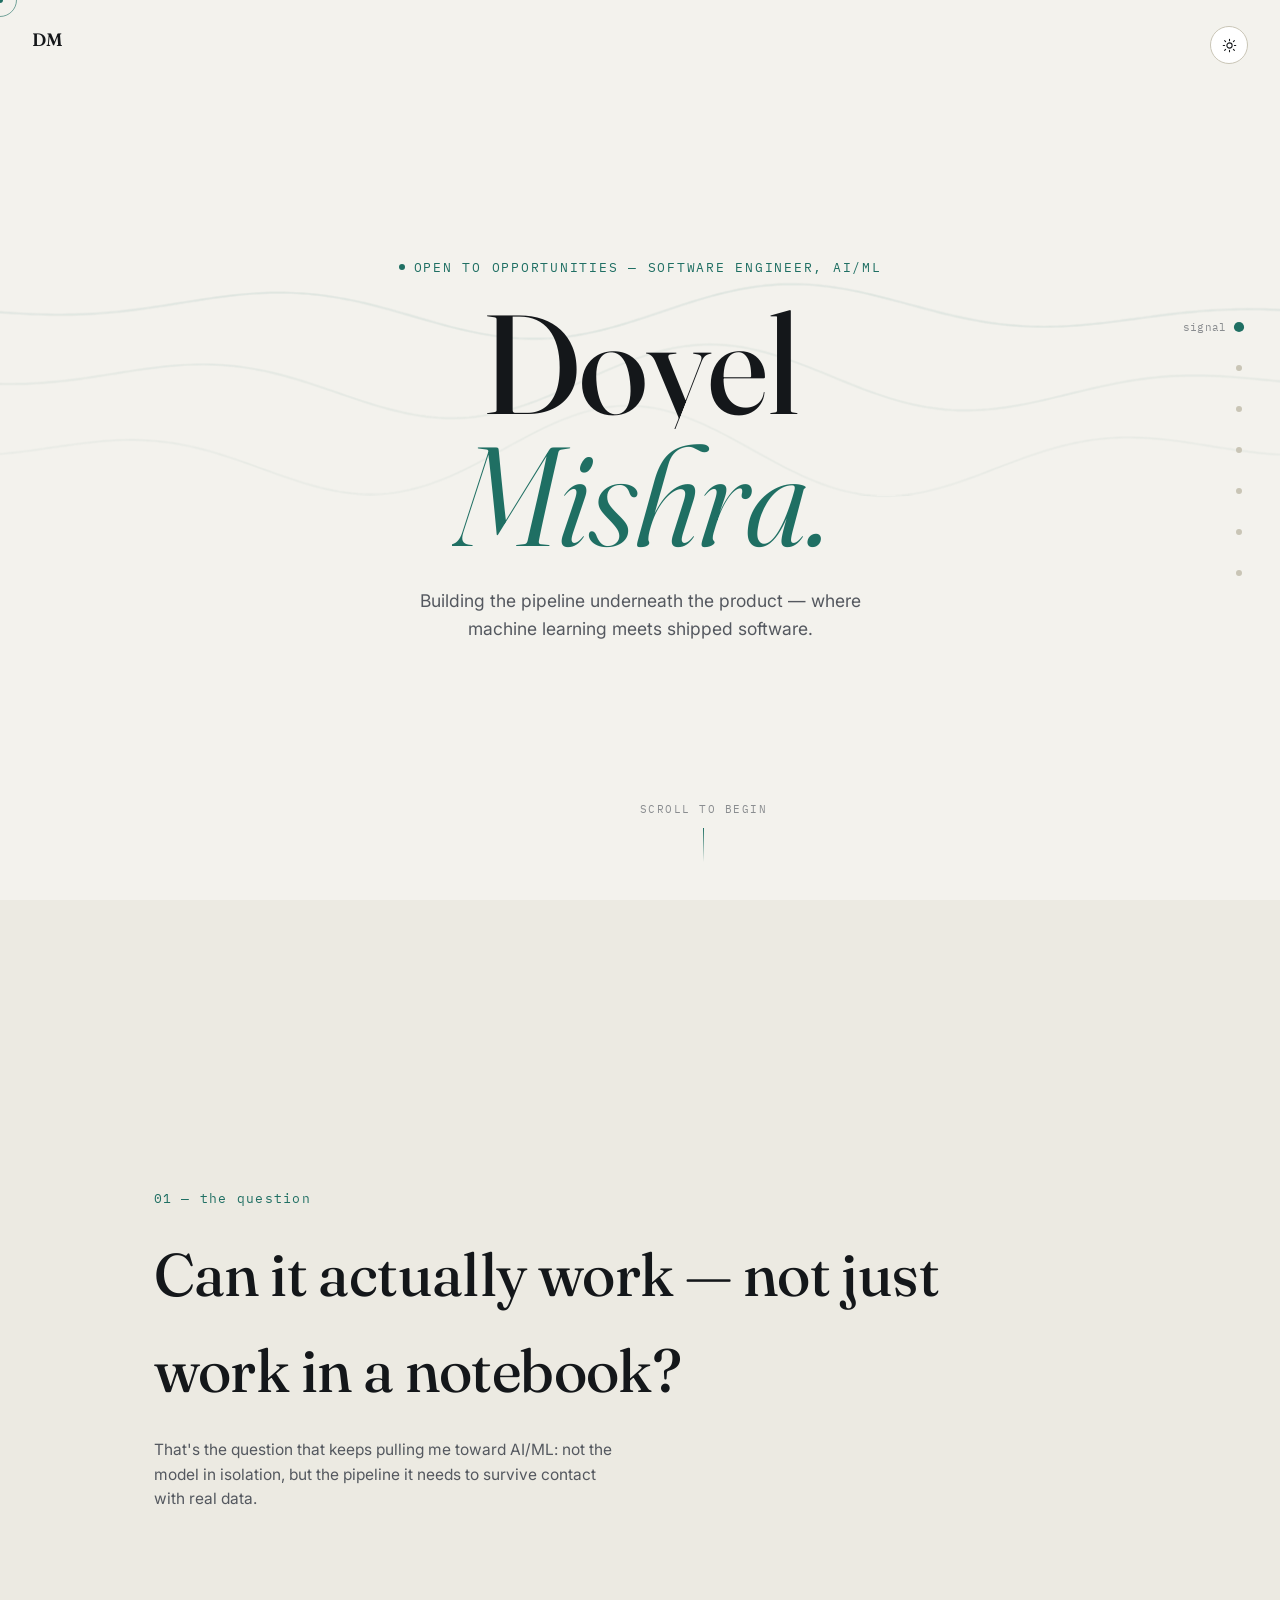
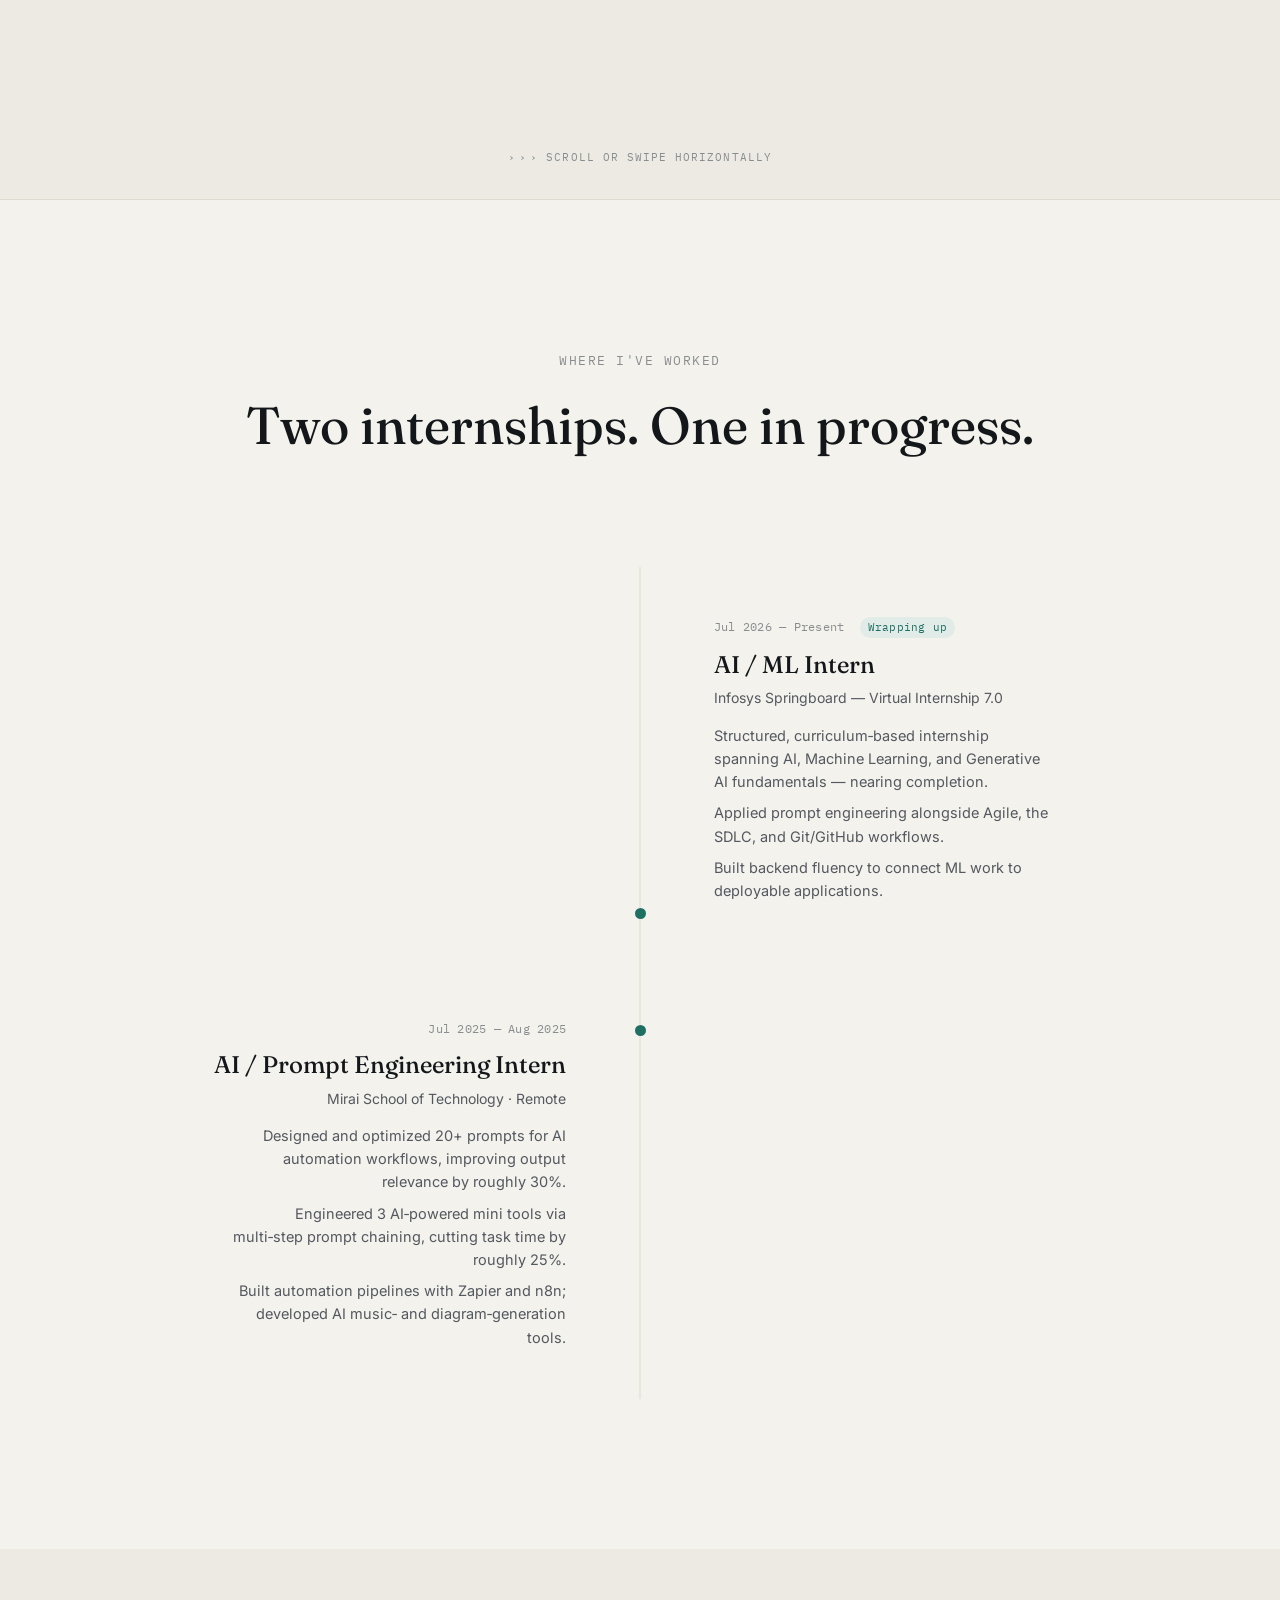
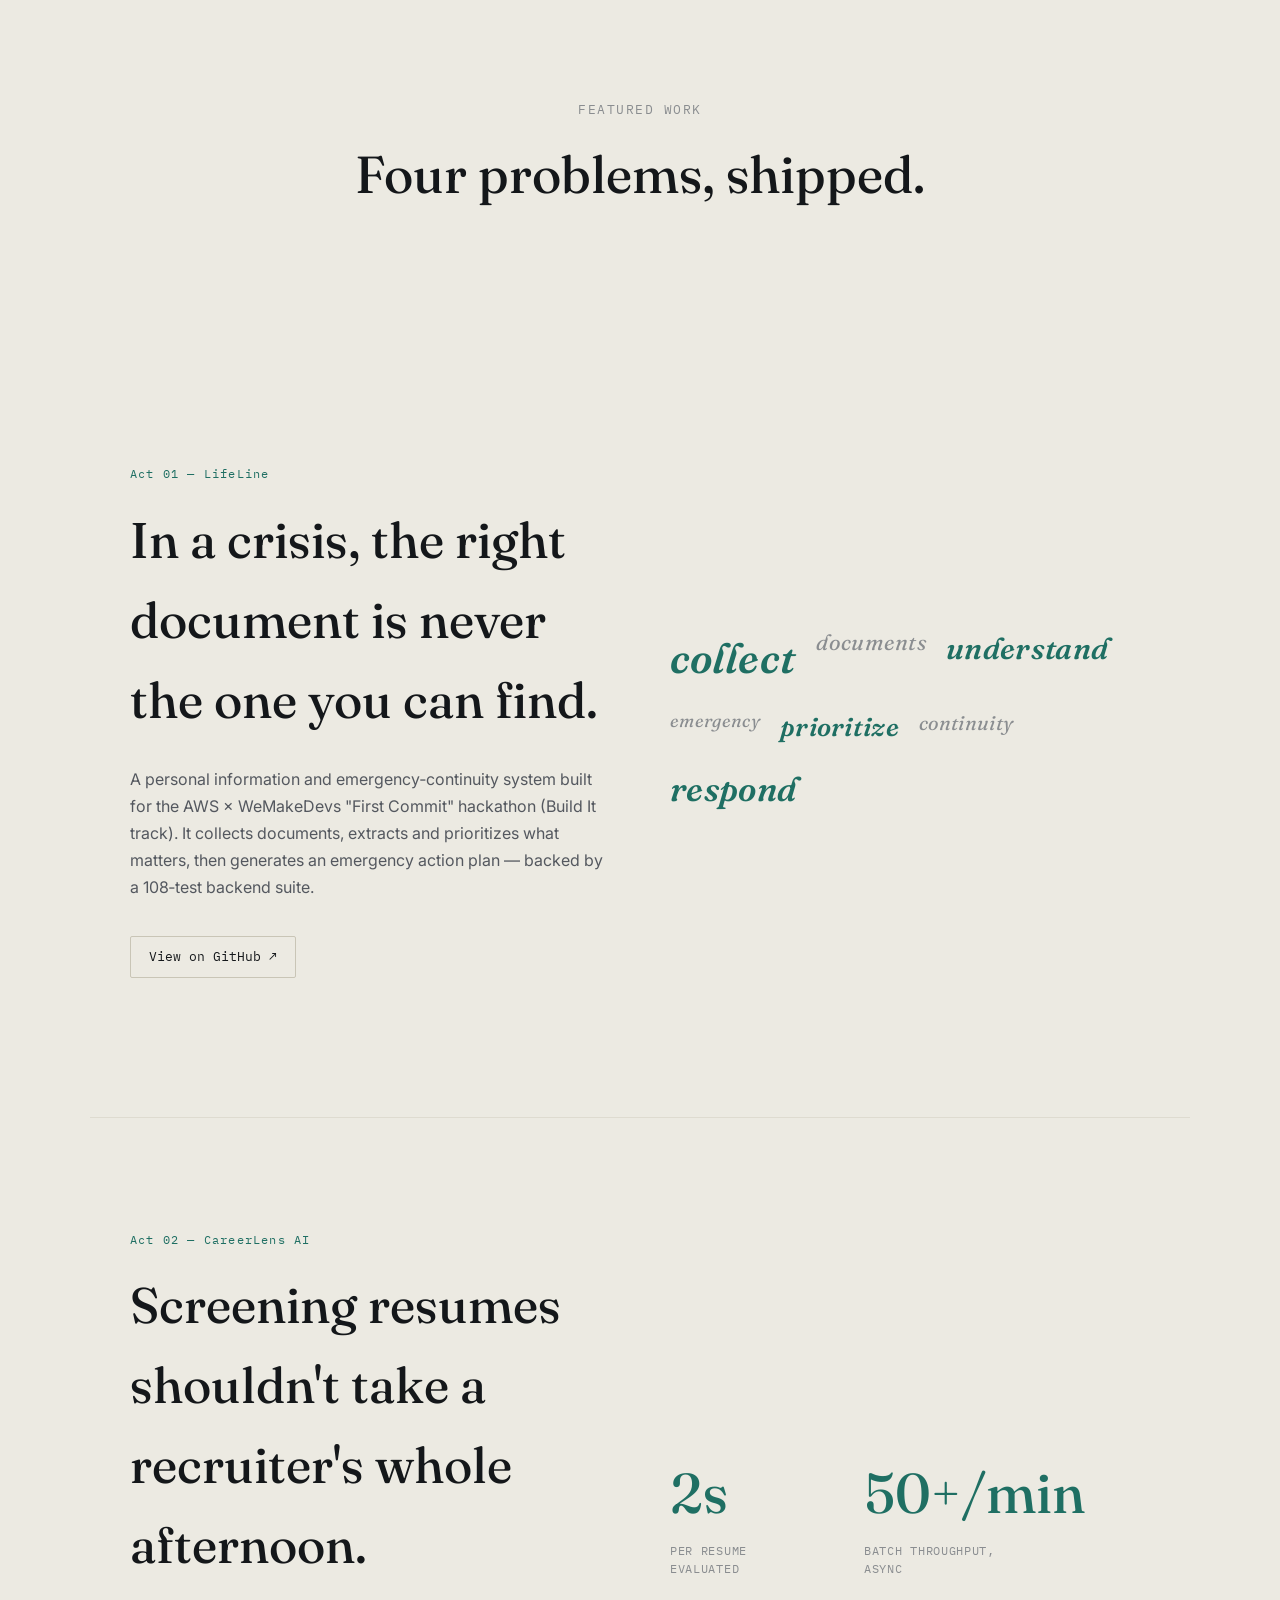
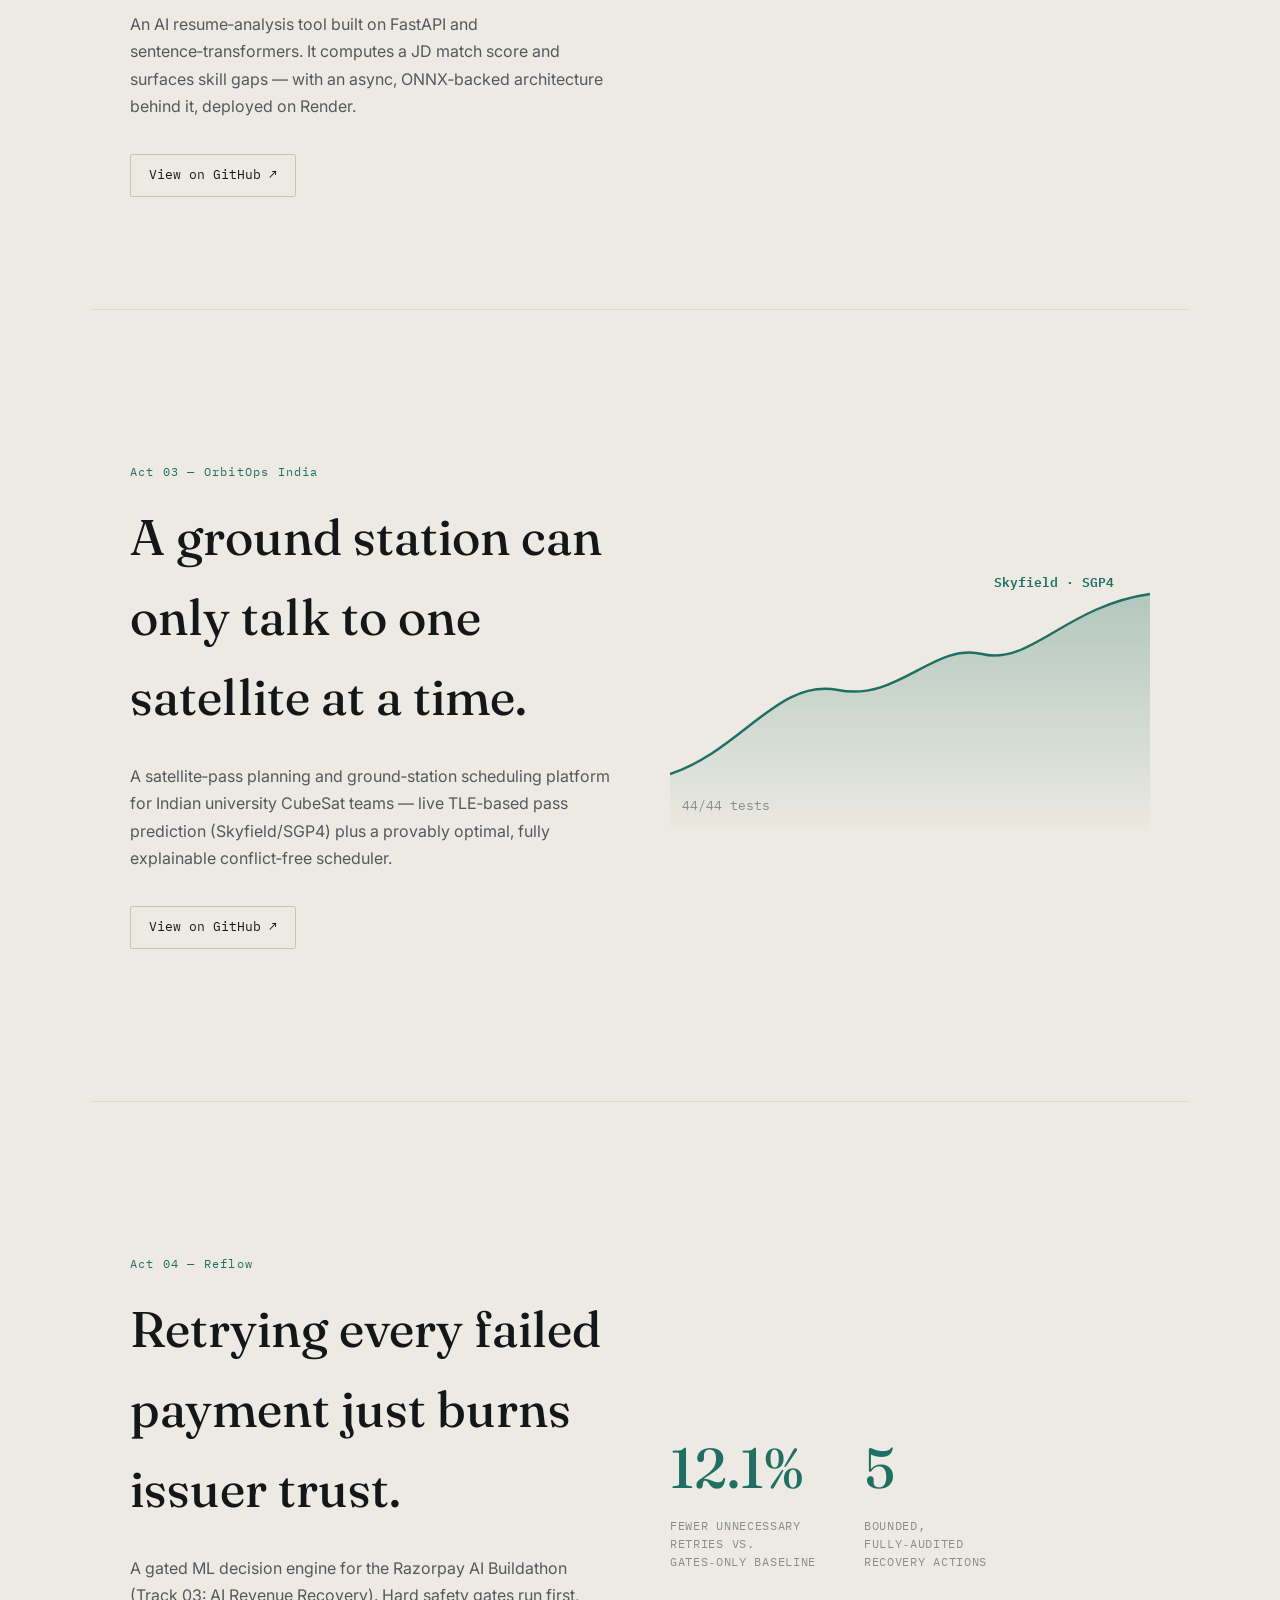
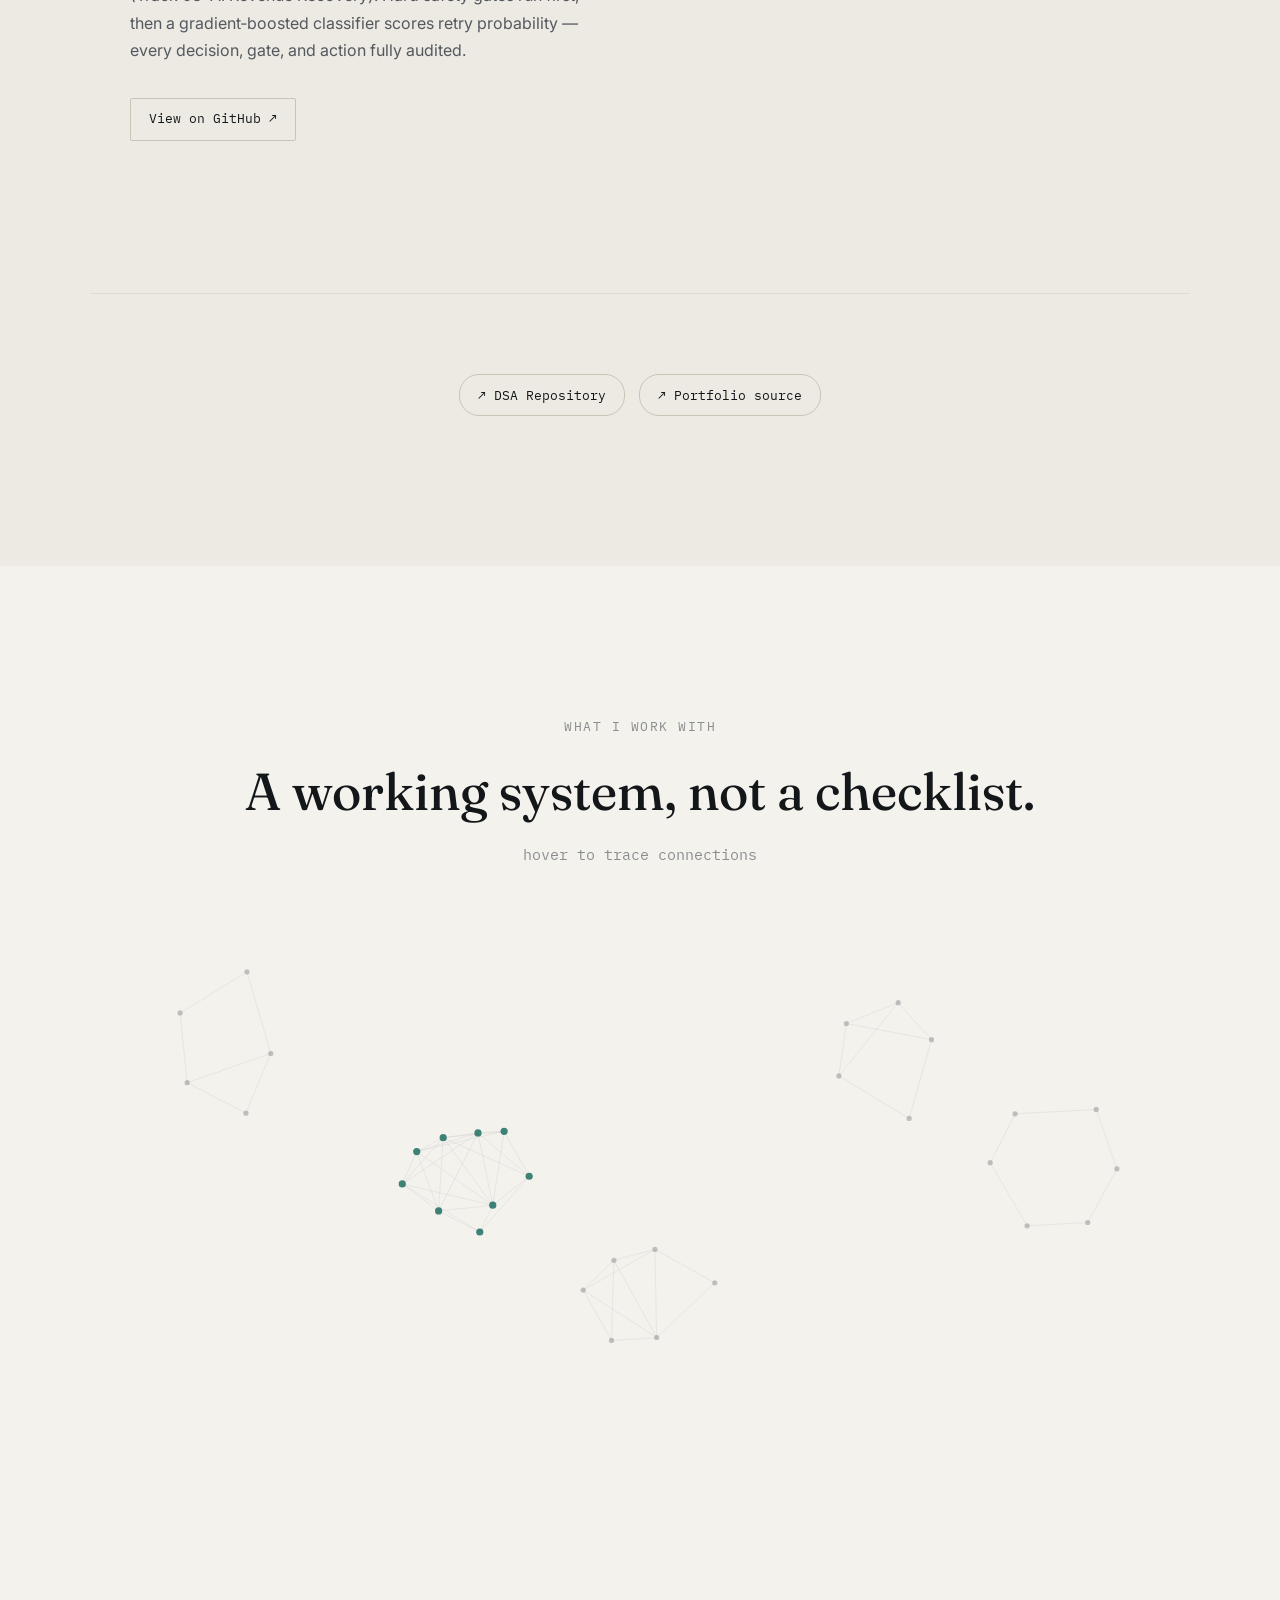
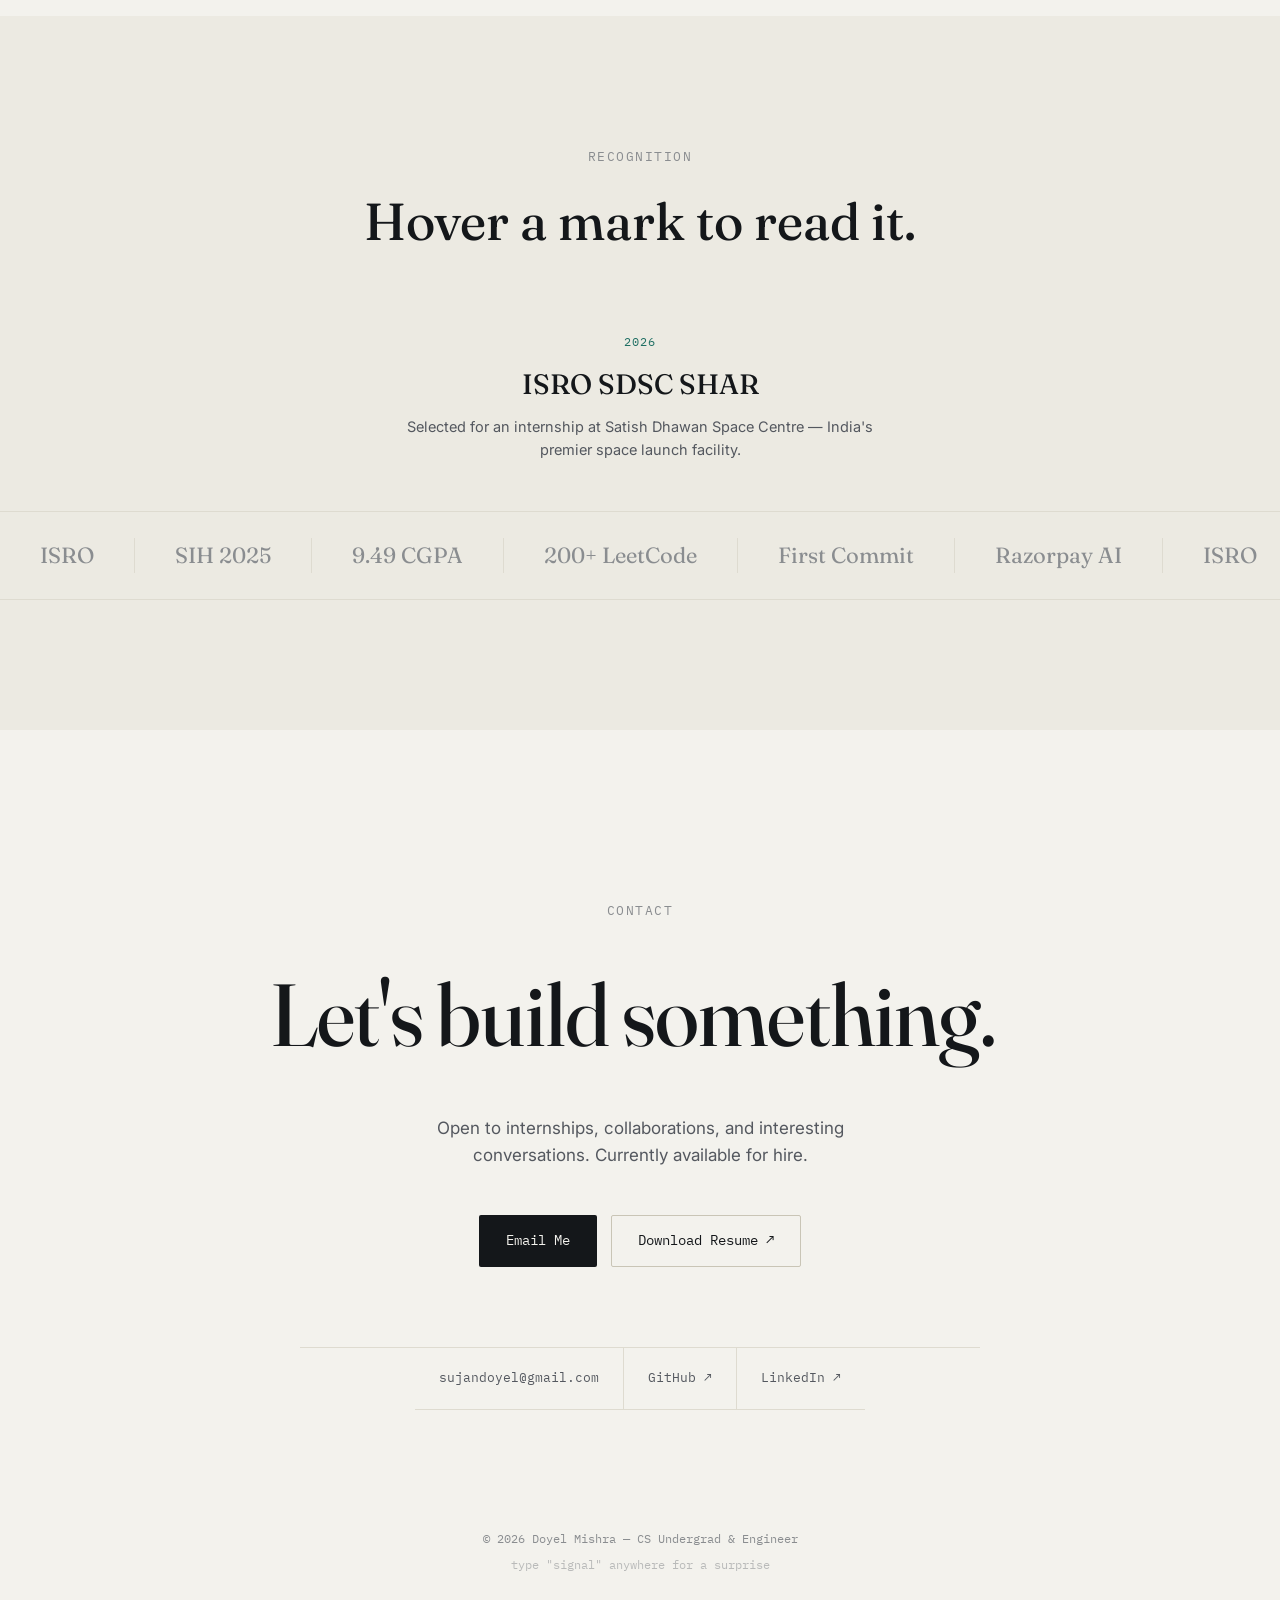
<file: index.html>
<!DOCTYPE html>
<html lang="en">
<head>
<meta charset="UTF-8" />
<meta name="viewport" content="width=device-width, initial-scale=1.0" />
<title>Doyel Mishra — Signal</title>
<meta name="description" content="Doyel Mishra — Software Engineer & AI/ML Engineer. An interactive experience, not a resume." />
<link rel="preconnect" href="https://fonts.googleapis.com">
<link rel="preconnect" href="https://fonts.gstatic.com" crossorigin>
<link href="https://fonts.googleapis.com/css2?family=Fraunces:opsz,wght@9..144,340;9..144,460;9..144,560;9..144,650&family=Inter:wght@400;500;600&family=IBM+Plex+Mono:wght@400;500&display=swap" rel="stylesheet">
<style>
  :root{
    --bg:#F3F2ED; --bg-alt:#ECEAE2; --surface:#FFFFFF; --surface-2:#FAF9F5;
    --ink:#14171A; --ink-soft:#54585F; --ink-faint:#8A8D90;
    --line:#DEDBD0; --line-strong:#C9C5B6;
    --signal:#1F6F63; --signal-strong:#154C43; --signal-soft:#E1EBE8;
    --amber:#A97423; --amber-soft:#F2E6D1;
    --ease:cubic-bezier(.16,1,.3,1);
  }
  [data-theme="dark"]{
    --bg:#0A0C0E; --bg-alt:#111417; --surface:#161A1D; --surface-2:#1B1F22;
    --ink:#ECEAE3; --ink-soft:#A7ABB1; --ink-faint:#63676C;
    --line:#25292D; --line-strong:#343A3F;
    --signal:#57C4B2; --signal-strong:#8FDBCD; --signal-soft:#132925;
    --amber:#E3AC58; --amber-soft:#2A2115;
  }
  *{margin:0;padding:0;box-sizing:border-box;}
  html{scroll-behavior:smooth;}
  @media (prefers-reduced-motion: reduce){ html{scroll-behavior:auto;} }
  body{
    background:var(--bg); color:var(--ink); font-family:'Inter',-apple-system,sans-serif;
    font-size:16px; line-height:1.6; -webkit-font-smoothing:antialiased;
    transition:background .6s var(--ease), color .6s var(--ease); overflow-x:hidden;
  }
  ::selection{ background:var(--signal); color:#fff; }
  a{ color:inherit; text-decoration:none; }
  .display{ font-family:'Fraunces', serif; font-optical-sizing:auto; }
  .mono{ font-family:'IBM Plex Mono', monospace; letter-spacing:.02em; }
  .wrap{ max-width:1180px; margin:0 auto; padding:0 40px; }
  @media (max-width:640px){ .wrap{ padding:0 22px; } }
  section, .chapter{ position:relative; }

  /* ---------------- custom cursor ---------------- */
  .cursor-dot, .cursor-ring{ position:fixed; top:0; left:0; pointer-events:none; z-index:999; border-radius:50%; transform:translate(-50%,-50%); }
  .cursor-dot{ width:6px; height:6px; background:var(--signal); transition:opacity .2s, transform .2s var(--ease); }
  .cursor-ring{ width:34px; height:34px; border:1px solid var(--signal); opacity:.6; transition:width .3s var(--ease), height .3s var(--ease), opacity .3s, border-color .3s, background .3s, transform .3s var(--ease); }
  .cursor-ring.grow{ width:64px; height:64px; opacity:.9; background:var(--signal-soft); }
  .cursor-ring.grow-soft{ width:52px; height:52px; opacity:.5; border-style:dashed; }
  .cursor-dot.shrink{ transform:translate(-50%,-50%) scale(.4); }
  .cursor-label{ position:fixed; top:0; left:0; z-index:999; pointer-events:none; transform:translate(-50%,-50%); font-family:'IBM Plex Mono',monospace; font-size:10px; letter-spacing:.08em; text-transform:uppercase; color:var(--signal); opacity:0; transition:opacity .25s var(--ease); white-space:nowrap; }
  .cursor-label.show{ opacity:1; }
  @media (hover:none), (pointer:coarse){ .cursor-dot,.cursor-ring,.cursor-label{ display:none; } }

  /* ---------------- loader ---------------- */
  #loader{
    position:fixed; inset:0; z-index:1000; background:var(--bg);
    display:flex; align-items:center; justify-content:center; flex-direction:column; gap:18px;
    transition:opacity .7s var(--ease), visibility .7s var(--ease);
  }
  #loader.hidden{ opacity:0; visibility:hidden; pointer-events:none; }
  #loader svg{ width:220px; height:40px; }
  #loader path{ stroke:var(--signal); stroke-width:1.6; fill:none; stroke-dasharray:600; stroke-dashoffset:600; animation:loaderdraw 1.3s var(--ease) forwards; }
  @keyframes loaderdraw{ to{ stroke-dashoffset:0; } }
  #loader .loader-label{ font-family:'IBM Plex Mono',monospace; font-size:11.5px; letter-spacing:.15em; color:var(--ink-faint); text-transform:uppercase; }

  /* ---------------- top progress + chrome ---------------- */
  #scrollbar{ position:fixed; top:0; left:0; height:2px; background:var(--signal); z-index:200; width:0%; transition:width .05s linear; }
  .chrome-topleft, .chrome-topright{ position:fixed; top:26px; z-index:150; }
  .chrome-topleft{ left:32px; font-family:'Fraunces',serif; font-weight:560; font-size:18px; }
  .chrome-topright{ right:32px; display:flex; gap:12px; align-items:center; }
  @media (max-width:640px){ .chrome-topleft{ left:20px; } .chrome-topright{ right:20px; } }
  .theme-toggle{
    width:38px; height:38px; border-radius:50%; border:1px solid var(--line-strong);
    background:var(--surface); display:flex; align-items:center; justify-content:center;
    cursor:pointer; transition:border-color .3s, transform .2s;
  }
  .theme-toggle:hover{ border-color:var(--signal); transform:translateY(-1px) rotate(20deg); }
  .magnetic{ transition:transform .2s var(--ease); will-change:transform; }
  @media (hover:none), (pointer:coarse){ .magnetic{ transform:none !important; } }
  .theme-toggle svg{ width:15px; height:15px; }

  .chapter-nav{ position:fixed; right:32px; top:50%; transform:translateY(-50%); z-index:150; display:flex; flex-direction:column; gap:15px; }
  @media (max-width:900px){ .chapter-nav{ display:none; } }
  .chapter-nav button{ background:none; border:none; cursor:pointer; padding:6px; display:flex; align-items:center; gap:10px; justify-content:flex-end; }
  .chapter-nav .cn-dot{ width:6px; height:6px; border-radius:50%; background:var(--line-strong); transition:all .3s var(--ease); }
  .chapter-nav button.active .cn-dot{ background:var(--signal); transform:scale(1.7); }
  .chapter-nav .cn-label{ font-family:'IBM Plex Mono',monospace; font-size:10.5px; color:var(--ink-faint); opacity:0; transform:translateX(6px); transition:all .25s var(--ease); white-space:nowrap; }
  .chapter-nav button:hover .cn-label, .chapter-nav button.active .cn-label{ opacity:1; transform:translateX(0); }

  /* ---------------- reveal utility ---------------- */
  .reveal{ opacity:0; transform:translateY(26px); transition:opacity .9s var(--ease), transform .9s var(--ease); }
  .reveal.in{ opacity:1; transform:translateY(0); }
  .reveal.d1.in{ transition-delay:.08s; } .reveal.d2.in{ transition-delay:.16s; } .reveal.d3.in{ transition-delay:.24s; }

  /* ================= CH.1 — HERO ================= */
  #hero{ height:100vh; display:flex; flex-direction:column; align-items:center; justify-content:center; text-align:center; overflow:hidden; }
  #signalCanvas{ position:absolute; inset:0; width:100%; height:100%; opacity:.55; }
  .hero-eyebrow{ position:relative; font-family:'IBM Plex Mono',monospace; font-size:12.5px; color:var(--signal); text-transform:uppercase; letter-spacing:.14em; margin-bottom:20px; display:flex; align-items:center; gap:9px; }
  .hero-eyebrow .pulse{ width:6px; height:6px; border-radius:50%; background:var(--signal); animation:pulse 2s ease-in-out infinite; }
  @keyframes pulse{ 0%,100%{ box-shadow:0 0 0 0 color-mix(in srgb, var(--signal) 55%, transparent);} 50%{ box-shadow:0 0 0 7px transparent;} }
  .hero-name{ position:relative; font-size:clamp(56px,11vw,148px); font-weight:460; line-height:.94; letter-spacing:-.01em; }
  .hero-name .ln{ display:block; overflow:hidden; }
  .hero-name .ch{ display:inline-block; transform:translateY(110%); opacity:0; animation:chin .8s var(--ease) forwards; }
  .hero-name .ln:nth-child(2) em{ font-style:italic; color:var(--signal); font-weight:340; }
  @keyframes chin{ to{ transform:translateY(0); opacity:1; } }
  .hero-tag{ position:relative; margin-top:26px; font-size:17.5px; color:var(--ink-soft); max-width:480px; opacity:0; animation:fadeup 1s var(--ease) 1.1s forwards; }
  @keyframes fadeup{ from{ opacity:0; transform:translateY(14px);} to{ opacity:1; transform:translateY(0);} }
  .scroll-cue{ position:absolute; bottom:38px; left:50%; transform:translateX(-50%); display:flex; flex-direction:column; align-items:center; gap:10px; opacity:0; animation:fadeup 1s var(--ease) 1.6s forwards; }
  .scroll-cue span{ font-family:'IBM Plex Mono',monospace; font-size:10.5px; letter-spacing:.14em; color:var(--ink-faint); text-transform:uppercase; }
  .scroll-cue .wire{ width:1px; height:34px; background:linear-gradient(var(--signal), transparent); animation:wiredrop 1.8s ease-in-out infinite; }
  @keyframes wiredrop{ 0%{ transform:scaleY(0); transform-origin:top;} 50%{ transform:scaleY(1); transform-origin:top;} 51%{ transform-origin:bottom;} 100%{ transform:scaleY(0); transform-origin:bottom;} }

  /* ================= CH.2 — ORIGIN (horizontal filmstrip) ================= */
  #origin{ background:var(--bg-alt); }
  .origin-frame-outer{ height:100vh; overflow:hidden; position:relative; display:flex; align-items:center; }
  .origin-track{ display:flex; height:100%; align-items:center; overflow-x:auto; scroll-snap-type:x mandatory; scrollbar-width:none; -ms-overflow-style:none; }
  .origin-track::-webkit-scrollbar{ display:none; }
  .origin-panel{ min-width:100vw; height:100%; display:flex; flex-direction:column; justify-content:center; padding:0 12vw; scroll-snap-align:center; flex-shrink:0; }
  @media (max-width:760px){ .origin-panel{ padding:0 8vw; } }
  .origin-index{ font-family:'IBM Plex Mono',monospace; font-size:12.5px; color:var(--signal); letter-spacing:.1em; margin-bottom:18px; }
  .origin-statement{ font-family:'Fraunces',serif; font-size:clamp(30px,5.2vw,60px); font-weight:460; max-width:820px; letter-spacing:-.01em; margin-bottom:20px; }
  .origin-caption{ font-size:15.5px; color:var(--ink-soft); max-width:460px; }
  .origin-stats{ display:flex; gap:56px; margin-top:30px; flex-wrap:wrap; }
  .origin-stats .os{ display:flex; flex-direction:column; gap:3px; }
  .origin-stats .os .n{ font-family:'Fraunces',serif; font-size:38px; font-weight:460; }
  .origin-stats .os .l{ font-family:'IBM Plex Mono',monospace; font-size:11px; color:var(--ink-faint); text-transform:uppercase; letter-spacing:.06em; }
  .origin-hint{ position:absolute; bottom:34px; left:50%; transform:translateX(-50%); font-family:'IBM Plex Mono',monospace; font-size:10.5px; color:var(--ink-faint); letter-spacing:.1em; text-transform:uppercase; display:flex; gap:8px; align-items:center; }
  .origin-hint .arrows{ display:inline-flex; gap:3px; }
  .origin-hint .arrows span{ animation:nudge 1.6s ease-in-out infinite; }
  .origin-hint .arrows span:nth-child(2){ animation-delay:.15s; }
  .origin-hint .arrows span:nth-child(3){ animation-delay:.3s; }
  @keyframes nudge{ 0%,100%{ opacity:.3; transform:translateX(0);} 50%{ opacity:1; transform:translateX(4px);} }
  .origin-progress{ position:absolute; bottom:0; left:0; width:100%; height:1px; background:var(--line); }
  .origin-progress-fill{ height:100%; width:0%; background:var(--signal); transform-origin:left; transition:width .1s linear; }
  .origin-panel{ transition:opacity .5s var(--ease), transform .5s var(--ease); }

  /* ================= CH.3 — TIMELINE ================= */
  #timeline{ padding:150px 0; }
  .tl-head{ text-align:center; margin-bottom:100px; }
  .tl-head .k{ font-family:'IBM Plex Mono',monospace; font-size:12.5px; color:var(--ink-faint); text-transform:uppercase; letter-spacing:.12em; margin-bottom:14px; }
  .tl-head h2{ font-family:'Fraunces',serif; font-size:clamp(32px,5vw,52px); font-weight:460; }
  .tl-rail{ position:relative; max-width:900px; margin:0 auto; }
  .tl-line{ position:absolute; left:50%; top:0; bottom:0; width:1px; background:var(--line); transform:translateX(-50%); }
  .tl-line-fill{ position:absolute; left:0; top:0; width:100%; height:0%; background:linear-gradient(var(--signal), var(--signal-strong)); transition:height .1s linear; }
  @media (max-width:760px){ .tl-line{ left:14px; } }
  .tl-entry{ position:relative; display:grid; grid-template-columns:1fr 60px 1fr; gap:0; padding:50px 0; }
  @media (max-width:760px){ .tl-entry{ grid-template-columns:30px 1fr; padding-left:0; } }
  .tl-node{ grid-column:2; display:flex; align-items:flex-start; justify-content:center; padding-top:6px; }
  @media (max-width:760px){ .tl-node{ grid-column:1; } }
  .tl-node .dot{ width:11px; height:11px; border-radius:50%; background:var(--bg); border:2px solid var(--line-strong); position:relative; z-index:2; transition:border-color .4s, background .4s; }
  .tl-entry.in .tl-node .dot{ border-color:var(--signal); background:var(--signal); }
  .tl-node .dot.now{ animation:pulse 2s ease-in-out infinite; }
  .tl-card{ grid-column:1; text-align:right; padding-right:44px; }
  .tl-entry:nth-child(2) .tl-card{ grid-column:3; text-align:left; padding-right:0; padding-left:44px; }
  @media (max-width:760px){ .tl-card, .tl-entry:nth-child(2) .tl-card{ grid-column:2; text-align:left; padding:0 0 0 24px; } }
  .tl-date{ font-family:'IBM Plex Mono',monospace; font-size:12px; color:var(--ink-faint); margin-bottom:8px; }
  .tl-tag{ display:inline-block; margin-left:8px; font-size:10.5px; background:var(--signal-soft); color:var(--signal); padding:2px 8px; border-radius:20px; }
  .tl-role{ font-family:'Fraunces',serif; font-size:24px; font-weight:460; margin-bottom:3px; }
  .tl-org{ font-size:14px; color:var(--ink-soft); margin-bottom:14px; }
  .tl-card ul{ list-style:none; display:flex; flex-direction:column; gap:8px; }
  .tl-entry:not(:nth-child(2)) .tl-card ul{ align-items:flex-end; }
  .tl-card li{ font-size:14.5px; color:var(--ink-soft); max-width:340px; }

  /* ================= CH.4 — BUILDS ================= */
  #builds{ background:var(--bg-alt); padding:150px 0; }
  .builds-head{ text-align:center; margin-bottom:110px; }
  .builds-head .k{ font-family:'IBM Plex Mono',monospace; font-size:12.5px; color:var(--ink-faint); text-transform:uppercase; letter-spacing:.12em; margin-bottom:14px; }
  .builds-head h2{ font-family:'Fraunces',serif; font-size:clamp(32px,5vw,52px); font-weight:460; }
  .act{ min-height:88vh; display:flex; align-items:center; padding:90px 0; border-bottom:1px solid var(--line); }
  .act:last-of-type{ border-bottom:none; }
  .act-inner{ width:100%; }
  .act-eyebrow{ font-family:'IBM Plex Mono',monospace; font-size:12px; color:var(--signal); letter-spacing:.1em; margin-bottom:16px; }
  .act-title{ font-family:'Fraunces',serif; font-size:clamp(30px,4.6vw,50px); font-weight:460; margin-bottom:26px; max-width:640px; }
  .act-text{ font-size:16px; color:var(--ink-soft); max-width:480px; line-height:1.7; margin-bottom:14px; }
  .act-link{ display:inline-flex; align-items:center; gap:8px; margin-top:20px; font-family:'IBM Plex Mono',monospace; font-size:13px; border:1px solid var(--line-strong); padding:10px 18px; border-radius:2px; transition:all .25s var(--ease); }
  .act-link:hover{ border-color:var(--signal); color:var(--signal); gap:11px; }

  .act1-grid{ display:grid; grid-template-columns:1fr 1fr; gap:60px; align-items:center; }
  @media (max-width:860px){ .act1-grid{ grid-template-columns:1fr; gap:36px; } }
  .counter-block{ display:flex; gap:44px; flex-wrap:wrap; }
  .counter{ display:flex; flex-direction:column; gap:4px; }
  .counter .cval{ font-family:'Fraunces',serif; font-size:56px; font-weight:460; color:var(--signal); }
  .counter .clabel{ font-family:'IBM Plex Mono',monospace; font-size:11.5px; color:var(--ink-faint); text-transform:uppercase; letter-spacing:.06em; max-width:150px; }

  .act2-grid{ display:grid; grid-template-columns:1fr 1fr; gap:60px; align-items:center; }
  @media (max-width:860px){ .act2-grid{ grid-template-columns:1fr; gap:36px; } .act2-grid .chart-wrap{ order:-1; } }
  .chart-wrap svg{ width:100%; height:auto; }
  .chart-wrap path.line{ stroke:var(--signal); stroke-width:2; fill:none; stroke-dasharray:1000; stroke-dashoffset:1000; transition:stroke-dashoffset 1.8s var(--ease); }
  .act.in .chart-wrap path.line{ stroke-dashoffset:0; }
  .chart-wrap path.area{ fill:url(#chartgrad); opacity:0; transition:opacity 1.2s ease 1s; }
  .act.in .chart-wrap path.area{ opacity:1; }
  .chart-badge{ font-family:'IBM Plex Mono',monospace; font-size:11px; fill:var(--ink-faint); }
  .chart-badge.strong{ fill:var(--signal); font-weight:600; }

  .act3-grid{ display:grid; grid-template-columns:1fr 1fr; gap:60px; align-items:center; }
  @media (max-width:860px){ .act3-grid{ grid-template-columns:1fr; gap:36px; } }
  .word-cloud{ position:relative; height:280px; display:flex; flex-wrap:wrap; align-content:center; gap:14px 20px; }
  .word-cloud span{ font-family:'Fraunces',serif; font-style:italic; color:var(--ink-faint); opacity:0; transform:translateY(10px); transition:all .7s var(--ease); }
  .act.in .word-cloud span{ opacity:1; transform:translateY(0); }
  .word-cloud span.hot{ color:var(--signal); font-weight:560; }
  .word-cloud span:nth-child(1){ font-size:42px; } .word-cloud span:nth-child(2){ font-size:22px; }
  .word-cloud span:nth-child(3){ font-size:30px; } .word-cloud span:nth-child(4){ font-size:18px; }
  .word-cloud span:nth-child(5){ font-size:26px; } .word-cloud span:nth-child(6){ font-size:20px; }
  .word-cloud span:nth-child(7){ font-size:34px; }

  .also-shipped{ display:flex; justify-content:center; gap:14px; flex-wrap:wrap; margin-top:80px; }
  .chip-link{ font-family:'IBM Plex Mono',monospace; font-size:12.5px; padding:10px 18px; border:1px solid var(--line-strong); border-radius:20px; transition:all .25s var(--ease); }
  .chip-link:hover{ border-color:var(--signal); color:var(--signal); }
  .chip-link .arrow, .act-link .arrow{ display:inline-block; transition:transform .3s var(--ease); }
  .chip-link:hover .arrow{ transform:translate(2px,-2px); }
  .act-link:hover .arrow{ transform:translateX(3px); }

  /* ---------------- tilt + glow cards ---------------- */
  .tilt-card{ position:relative; border-radius:6px; transition:transform .45s var(--ease), box-shadow .45s var(--ease); will-change:transform; transform-style:preserve-3d; }
  .tilt-card::before{
    content:''; position:absolute; inset:-14px; border-radius:inherit; z-index:-1;
    background:radial-gradient(240px circle at var(--mx,50%) var(--my,50%), color-mix(in srgb, var(--signal) 14%, transparent), transparent 72%);
    opacity:0; transition:opacity .45s var(--ease); pointer-events:none;
  }
  .tilt-card.tilt-active::before{ opacity:1; }
  .tilt-card.tilt-active{ box-shadow:0 24px 48px -30px color-mix(in srgb, var(--ink) 22%, transparent); }
  @media (hover:none), (pointer:coarse){
    .tilt-card{ transform:none !important; box-shadow:none !important; }
    .tilt-card::before{ display:none; }
  }

  /* ================= CH.5 — TOOLKIT (constellation) ================= */
  #toolkit{ padding:150px 0; }
  .toolkit-head{ text-align:center; margin-bottom:20px; }
  .toolkit-head .k{ font-family:'IBM Plex Mono',monospace; font-size:12.5px; color:var(--ink-faint); text-transform:uppercase; letter-spacing:.12em; margin-bottom:14px; }
  .toolkit-head h2{ font-family:'Fraunces',serif; font-size:clamp(32px,5vw,52px); font-weight:460; margin-bottom:10px; }
  .toolkit-head p{ font-size:14.5px; color:var(--ink-faint); font-family:'IBM Plex Mono',monospace; }
  #constellation-wrap{ position:relative; height:560px; margin-top:40px; }
  #constellation{ width:100%; height:100%; display:block; cursor:none; }
  @media (hover:none), (pointer:coarse){ #constellation{ cursor:default; } }
  #node-label{ position:absolute; pointer-events:none; font-family:'IBM Plex Mono',monospace; font-size:12px; background:var(--surface); border:1px solid var(--line-strong); padding:6px 12px; border-radius:20px; opacity:0; transform:translate(-50%,-140%); transition:opacity .2s; white-space:nowrap; }
  #node-label.show{ opacity:1; }
  @media (max-width:760px){ #constellation-wrap{ height:420px; } }

  /* ================= CH.6 — RECOGNITION (ticker) ================= */
  #recognition{ background:var(--bg-alt); padding:130px 0; }
  .rec-head{ text-align:center; margin-bottom:70px; }
  .rec-head .k{ font-family:'IBM Plex Mono',monospace; font-size:12.5px; color:var(--ink-faint); text-transform:uppercase; letter-spacing:.12em; margin-bottom:14px; }
  .rec-head h2{ font-family:'Fraunces',serif; font-size:clamp(32px,5vw,52px); font-weight:460; }
  .rec-stage{ text-align:center; min-height:110px; margin-bottom:50px; padding:0 20px; }
  .rec-stage .rs-badge{ font-family:'IBM Plex Mono',monospace; font-size:11.5px; color:var(--signal); text-transform:uppercase; letter-spacing:.1em; margin-bottom:10px; transition:opacity .25s; }
  .rec-stage h3{ font-family:'Fraunces',serif; font-size:28px; font-weight:460; margin-bottom:8px; transition:opacity .25s; }
  .rec-stage p{ font-size:14.5px; color:var(--ink-soft); max-width:520px; margin:0 auto; transition:opacity .25s; }
  .ticker-wrap{ overflow:hidden; border-top:1px solid var(--line); border-bottom:1px solid var(--line); padding:26px 0; }
  .ticker{ display:flex; gap:0; white-space:nowrap; animation:ticker-scroll 32s linear infinite; width:max-content; }
  .ticker-wrap:hover .ticker{ animation-play-state:paused; }
  @keyframes ticker-scroll{ from{ transform:translateX(0);} to{ transform:translateX(-50%);} }
  .badge{ font-family:'Fraunces',serif; font-size:22px; padding:0 40px; border-right:1px solid var(--line); cursor:pointer; color:var(--ink-faint); transition:color .3s; flex-shrink:0; }
  .badge:hover, .badge.active{ color:var(--ink); }

  /* ================= CH.7 — CLOSING / CONTACT ================= */
  #closing{ padding:170px 0 90px; text-align:center; }
  .closing-eyebrow{ font-family:'IBM Plex Mono',monospace; font-size:12.5px; color:var(--ink-faint); text-transform:uppercase; letter-spacing:.12em; margin-bottom:24px; }
  #magnetic-heading{ font-family:'Fraunces',serif; font-size:clamp(38px,7.5vw,88px); font-weight:460; letter-spacing:-.01em; margin-bottom:30px; }
  #magnetic-heading .mword{ display:inline-block; }
  #magnetic-heading .mch{ display:inline-block; transition:transform .15s ease-out; will-change:transform; }
  .closing-sub{ font-size:17px; color:var(--ink-soft); max-width:480px; margin:0 auto 46px; }
  .closing-cta{ display:flex; justify-content:center; gap:14px; flex-wrap:wrap; margin-bottom:80px; }
  .btn{ font-family:'IBM Plex Mono',monospace; font-size:13.5px; padding:14px 26px; border-radius:2px; transition:all .28s var(--ease); display:inline-flex; align-items:center; gap:8px; border:1px solid transparent; cursor:pointer; }
  .btn-primary{ background:var(--ink); color:var(--bg); }
  .btn-primary:hover{ background:var(--signal); transform:translateY(-2px); box-shadow:0 10px 26px -10px color-mix(in srgb, var(--signal) 60%, transparent); }
  .btn-ghost{ border-color:var(--line-strong); color:var(--ink); }
  .btn-ghost:hover{ border-color:var(--ink); background:var(--surface); transform:translateY(-2px); }
  .closing-links{ display:flex; justify-content:center; flex-wrap:wrap; border-top:1px solid var(--line); max-width:680px; margin:0 auto; }
  .closing-links a{ font-family:'IBM Plex Mono',monospace; font-size:13px; padding:20px 24px; border-right:1px solid var(--line); border-bottom:1px solid var(--line); color:var(--ink-soft); transition:color .25s, background .25s; }
  .closing-links a:last-child{ border-right:none; }
  .closing-links a:hover{ color:var(--signal); background:var(--surface-2); }
  footer{ padding:30px 0; text-align:center; }
  footer p{ font-family:'IBM Plex Mono',monospace; font-size:11.5px; color:var(--ink-faint); }
  footer .egg-hint{ display:block; margin-top:8px; opacity:.55; }

  /* ---------------- easter egg ---------------- */
  #easter-egg{ position:fixed; inset:0; z-index:900; display:flex; align-items:center; justify-content:center; background:color-mix(in srgb, var(--bg) 88%, transparent); backdrop-filter:blur(6px); opacity:0; pointer-events:none; transition:opacity .5s var(--ease); }
  #easter-egg.show{ opacity:1; pointer-events:all; }
  #easter-egg svg{ position:absolute; width:100%; height:2px; top:50%; left:0; }
  #easter-egg .egg-msg{ font-family:'IBM Plex Mono',monospace; font-size:13px; letter-spacing:.1em; color:var(--signal); text-transform:uppercase; background:var(--surface); border:1px solid var(--signal); padding:14px 26px; border-radius:30px; }
</style>
</head>
<body>

<div id="loader">
  <svg viewBox="0 0 220 40"><path d="M0 20 C 15 20,20 5,32 20 S 50 35,62 20 S 80 5,92 20 S 110 35,122 20 S 140 5,152 20 S 170 35,182 20 S 200 5,220 20"/></svg>
  <div class="loader-label">loading signal…</div>
</div>

<div id="scrollbar"></div>
<div class="cursor-dot"></div>
<div class="cursor-ring"></div>
<div class="cursor-label mono" id="cursorLabel"></div>

<div class="chrome-topleft display">DM</div>
<div class="chrome-topright">
  <button class="theme-toggle" id="themeToggle" aria-label="Toggle color theme">
    <svg viewBox="0 0 24 24" fill="none" stroke="var(--ink)" stroke-width="1.7" stroke-linecap="round" stroke-linejoin="round"><circle cx="12" cy="12" r="4.2"></circle><path d="M12 2v2.2M12 19.8V22M4.2 4.2l1.6 1.6M18.2 18.2l1.6 1.6M2 12h2.2M19.8 12H22M4.2 19.8l1.6-1.6M18.2 5.8l1.6-1.6"></path></svg>
  </button>
</div>

<nav class="chapter-nav" id="chapterNav">
  <button class="magnetic active" data-target="hero"><span class="cn-label mono">signal</span><span class="cn-dot"></span></button>
  <button class="magnetic" data-target="origin"><span class="cn-label mono">origin</span><span class="cn-dot"></span></button>
  <button class="magnetic" data-target="timeline"><span class="cn-label mono">timeline</span><span class="cn-dot"></span></button>
  <button class="magnetic" data-target="builds"><span class="cn-label mono">builds</span><span class="cn-dot"></span></button>
  <button class="magnetic" data-target="toolkit"><span class="cn-label mono">toolkit</span><span class="cn-dot"></span></button>
  <button class="magnetic" data-target="recognition"><span class="cn-label mono">recognition</span><span class="cn-dot"></span></button>
  <button class="magnetic" data-target="closing"><span class="cn-label mono">contact</span><span class="cn-dot"></span></button>
</nav>

<main>

  <!-- CH.1 HERO -->
  <section id="hero" class="chapter">
    <canvas id="signalCanvas"></canvas>
    <div class="hero-eyebrow"><span class="pulse"></span> open to opportunities — software engineer, ai/ml</div>
    <h1 class="hero-name display" id="heroName">
      <span class="ln">Doyel</span>
      <span class="ln"><em>Mishra.</em></span>
    </h1>
    <p class="hero-tag">Building the pipeline underneath the product — where machine learning meets shipped software.</p>
    <div class="scroll-cue"><span>scroll to begin</span><div class="wire"></div></div>
  </section>

  <!-- CH.2 ORIGIN -->
  <section id="origin" class="chapter">
    <div class="origin-frame-outer">
      <div class="origin-track" id="originTrack">
        <div class="origin-panel">
          <div class="origin-index mono">01 — the question</div>
          <div class="origin-statement display">Can it actually work — not just work in a notebook?</div>
          <p class="origin-caption">That's the question that keeps pulling me toward AI/ML: not the model in isolation, but the pipeline it needs to survive contact with real data.</p>
        </div>
        <div class="origin-panel">
          <div class="origin-index mono">02 — the record</div>
          <div class="origin-statement display">Final‑year CS undergrad, still keeping score.</div>
          <div class="origin-stats">
            <div class="os"><span class="n display">9.49</span><span class="l">CGPA / 10</span></div>
            <div class="os"><span class="n display">2023–27</span><span class="l">B.Tech CSE</span></div>
            <div class="os"><span class="n display">CVRGU</span><span class="l">C.V. Raman Global University</span></div>
          </div>
        </div>
        <div class="origin-panel">
          <div class="origin-index mono">03 — the proof</div>
          <div class="origin-statement display">Selected, tested, and still standing.</div>
          <div class="origin-stats">
            <div class="os"><span class="n display">ISRO</span><span class="l">SDSC SHAR — Selectee</span></div>
            <div class="os"><span class="n display">SIH</span><span class="l">2025 National Finalist</span></div>
            <div class="os"><span class="n display">200+</span><span class="l">LeetCode Problems Solved</span></div>
          </div>
        </div>
        <div class="origin-panel">
          <div class="origin-index mono">04 — the habit</div>
          <div class="origin-statement display">Practice compounds. So I keep showing up.</div>
          <p class="origin-caption">Daily DSA practice, hands‑on hackathons like AWS × WeMakeDevs and Razorpay's AI Buildathon, and a nearly‑wrapped AI/ML internship — closing the gap between a model and a product.</p>
        </div>
      </div>
    </div>
    <div class="origin-hint"><span class="arrows"><span>›</span><span>›</span><span>›</span></span> scroll or swipe horizontally</div>
    <div class="origin-progress"><div class="origin-progress-fill" id="originProgressFill"></div></div>
  </section>

  <!-- CH.3 TIMELINE -->
  <section id="timeline" class="chapter">
    <div class="wrap">
      <div class="tl-head reveal">
        <div class="k">Where I've worked</div>
        <h2 class="display">Two internships. One in progress.</h2>
      </div>
      <div class="tl-rail">
        <div class="tl-line"><div class="tl-line-fill" id="tlFill"></div></div>

        <div class="tl-entry reveal" data-tl>
          <div class="tl-card">
            <div class="tl-date mono">Jul 2026 — Present <span class="tl-tag">Wrapping up</span></div>
            <div class="tl-role display">AI / ML Intern</div>
            <div class="tl-org">Infosys Springboard — Virtual Internship 7.0</div>
            <ul>
              <li>Structured, curriculum‑based internship spanning AI, Machine Learning, and Generative AI fundamentals — nearing completion.</li>
              <li>Applied prompt engineering alongside Agile, the SDLC, and Git/GitHub workflows.</li>
              <li>Built backend fluency to connect ML work to deployable applications.</li>
            </ul>
          </div>
          <div class="tl-node"><div class="dot now"></div></div>
        </div>

        <div class="tl-entry reveal" data-tl>
          <div class="tl-card">
            <div class="tl-date mono">Jul 2025 — Aug 2025</div>
            <div class="tl-role display">AI / Prompt Engineering Intern</div>
            <div class="tl-org">Mirai School of Technology · Remote</div>
            <ul>
              <li>Designed and optimized 20+ prompts for AI automation workflows, improving output relevance by roughly 30%.</li>
              <li>Engineered 3 AI‑powered mini tools via multi‑step prompt chaining, cutting task time by roughly 25%.</li>
              <li>Built automation pipelines with Zapier and n8n; developed AI music‑ and diagram‑generation tools.</li>
            </ul>
          </div>
          <div class="tl-node"><div class="dot"></div></div>
        </div>
      </div>
    </div>
  </section>

  <!-- CH.4 BUILDS -->
  <section id="builds" class="chapter">
    <div class="wrap">
      <div class="builds-head reveal">
        <div class="k">Featured work</div>
        <h2 class="display">Four problems, shipped.</h2>
      </div>

      <div class="act" data-act>
        <div class="wrap act-inner">
          <div class="act3-grid">
            <div>
              <div class="act-eyebrow mono">Act 01 — LifeLine</div>
              <div class="act-title display">In a crisis, the right document is never the one you can find.</div>
              <p class="act-text">A personal information and emergency‑continuity system built for the AWS × WeMakeDevs "First Commit" hackathon (Build It track). It collects documents, extracts and prioritizes what matters, then generates an emergency action plan — backed by a 108‑test backend suite.</p>
              <a class="act-link" href="https://github.com/DoyelMishra15/Lifeline" target="_blank" rel="noopener">View on GitHub ↗</a>
            </div>
            <div class="word-cloud mono tilt-card" data-tilt style="font-family:'Fraunces',serif;">
              <span class="hot">collect</span><span>documents</span><span class="hot">understand</span><span>emergency</span><span class="hot">prioritize</span><span>continuity</span><span class="hot">respond</span>
            </div>
          </div>
        </div>
      </div>

      <div class="act" data-act>
        <div class="wrap act-inner">
          <div class="act1-grid">
            <div>
              <div class="act-eyebrow mono">Act 02 — CareerLens AI</div>
              <div class="act-title display">Screening resumes shouldn't take a recruiter's whole afternoon.</div>
              <p class="act-text">An AI resume‑analysis tool built on FastAPI and sentence‑transformers. It computes a JD match score and surfaces skill gaps — with an async, ONNX‑backed architecture behind it, deployed on Render.</p>
              <a class="act-link" href="https://github.com/DoyelMishra15/CareerLens-AI" target="_blank" rel="noopener">View on GitHub ↗</a>
            </div>
            <div class="counter-block tilt-card" data-tilt>
              <div class="counter"><span class="cval display" data-count="2" data-suffix="s">0s</span><span class="clabel">per resume evaluated</span></div>
              <div class="counter"><span class="cval display" data-count="50" data-suffix="+/min">0+/min</span><span class="clabel">batch throughput, async</span></div>
            </div>
          </div>
        </div>
      </div>

      <div class="act" data-act>
        <div class="wrap act-inner">
          <div class="act2-grid">
            <div>
              <div class="act-eyebrow mono">Act 03 — OrbitOps India</div>
              <div class="act-title display">A ground station can only talk to one satellite at a time.</div>
              <p class="act-text">A satellite‑pass planning and ground‑station scheduling platform for Indian university CubeSat teams — live TLE‑based pass prediction (Skyfield/SGP4) plus a provably optimal, fully explainable conflict‑free scheduler.</p>
              <a class="act-link" href="https://github.com/DoyelMishra15/orbitops-india" target="_blank" rel="noopener">View on GitHub ↗</a>
            </div>
            <div class="chart-wrap tilt-card" data-tilt>
              <svg viewBox="0 0 400 220">
                <defs><linearGradient id="chartgrad" x1="0" y1="0" x2="0" y2="1"><stop offset="0%" stop-color="var(--signal)" stop-opacity="0.28"/><stop offset="100%" stop-color="var(--signal)" stop-opacity="0"/></linearGradient></defs>
                <path class="area" d="M0 170 C 60 150,90 90,140 100 S 220 60,260 70 S 330 30,400 20 L400 220 L0 220 Z"/>
                <path class="line" d="M0 170 C 60 150,90 90,140 100 S 220 60,260 70 S 330 30,400 20"/>
                <text x="10" y="200" class="chart-badge">44/44 tests</text>
                <text x="270" y="14" class="chart-badge strong">Skyfield · SGP4</text>
              </svg>
            </div>
          </div>
        </div>
      </div>

      <div class="act" data-act>
        <div class="wrap act-inner">
          <div class="act1-grid">
            <div>
              <div class="act-eyebrow mono">Act 04 — Reflow</div>
              <div class="act-title display">Retrying every failed payment just burns issuer trust.</div>
              <p class="act-text">A gated ML decision engine for the Razorpay AI Buildathon (Track 03: AI Revenue Recovery). Hard safety gates run first, then a gradient‑boosted classifier scores retry probability — every decision, gate, and action fully audited.</p>
              <a class="act-link" href="https://github.com/DoyelMishra15/reflow-revenue-recovery" target="_blank" rel="noopener">View on GitHub ↗</a>
            </div>
            <div class="counter-block tilt-card" data-tilt>
              <div class="counter"><span class="cval display" data-count="12.2" data-suffix="%">0%</span><span class="clabel">fewer unnecessary retries vs. gates‑only baseline</span></div>
              <div class="counter"><span class="cval display" data-count="5" data-suffix="">0</span><span class="clabel">bounded, fully‑audited recovery actions</span></div>
            </div>
          </div>
        </div>
      </div>

      <div class="also-shipped reveal">
        <a class="chip-link" href="https://github.com/DoyelMishra15/DSA" target="_blank" rel="noopener">↗ DSA Repository</a>
        <a class="chip-link" href="https://github.com/DoyelMishra15/Portfolio" target="_blank" rel="noopener">↗ Portfolio source</a>
      </div>
    </div>
  </section>

  <!-- CH.5 TOOLKIT -->
  <section id="toolkit" class="chapter">
    <div class="wrap">
      <div class="toolkit-head reveal">
        <div class="k">What I work with</div>
        <h2 class="display">A working system, not a checklist.</h2>
        <p>hover to trace connections</p>
      </div>
      <div id="constellation-wrap">
        <canvas id="constellation"></canvas>
        <div id="node-label" class="mono"></div>
      </div>
    </div>
  </section>

  <!-- CH.6 RECOGNITION -->
  <section id="recognition" class="chapter">
    <div class="wrap">
      <div class="rec-head reveal">
        <div class="k">Recognition</div>
        <h2 class="display">Hover a mark to read it.</h2>
      </div>
      <div class="rec-stage" id="recStage">
        <div class="rs-badge mono" id="recBadgeYear">2026</div>
        <h3 class="display" id="recTitle">ISRO SDSC SHAR</h3>
        <p id="recDesc">Selected for an internship at Satish Dhawan Space Centre — India's premier space launch facility.</p>
      </div>
    </div>
    <div class="ticker-wrap">
      <div class="ticker" id="ticker"></div>
    </div>
  </section>

  <!-- CH.7 CLOSING -->
  <section id="closing" class="chapter">
    <div class="wrap">
      <div class="closing-eyebrow reveal">Contact</div>
      <h2 id="magnetic-heading"></h2>
      <p class="closing-sub reveal">Open to internships, collaborations, and interesting conversations. Currently available for hire.</p>
      <div class="closing-cta reveal">
        <a class="btn btn-primary" href="mailto:sujandoyel@gmail.com">Email Me</a>
        <a class="btn btn-ghost" href="https://raw.githubusercontent.com/DoyelMishra15/Portfolio/main/resume.pdf" target="_blank" rel="noopener">Download Resume ↗</a>
      </div>
      <div class="closing-links reveal">
        <a href="mailto:sujandoyel@gmail.com">sujandoyel@gmail.com</a>
        <a href="https://github.com/DoyelMishra15" target="_blank" rel="noopener">GitHub ↗</a>
        <a href="https://linkedin.com/in/doyel-mishra-80932128b" target="_blank" rel="noopener">LinkedIn ↗</a>
      </div>
    </div>
  </section>

  <footer>
    <p>© 2026 Doyel Mishra — CS Undergrad &amp; Engineer<span class="egg-hint">type "signal" anywhere for a surprise</span></p>
  </footer>
</main>

<div id="easter-egg">
  <svg viewBox="0 0 800 40" preserveAspectRatio="none"><path id="eggPath" d="M0 20 C 40 20,55 4,80 20 S 130 36,160 20 S 210 4,240 20 S 290 36,320 20 S 370 4,400 20 S 450 36,480 20 S 530 4,560 20 S 610 36,640 20 S 690 4,720 20 S 770 36,800 20" stroke="var(--signal)" stroke-width="1.6" fill="none"/></svg>
  <div class="egg-msg mono">// signal received — thanks for looking closely</div>
</div>

<script>
const reduceMotion = window.matchMedia('(prefers-reduced-motion: reduce)').matches;
const isCoarse = window.matchMedia('(hover:none), (pointer:coarse)').matches;

/* ---------- loader ---------- */
window.addEventListener('load', () => {
  setTimeout(() => document.getElementById('loader').classList.add('hidden'), 900);
});

/* ---------- theme (in-memory) ---------- */
const root = document.documentElement;
let theme = window.matchMedia('(prefers-color-scheme: dark)').matches ? 'dark' : 'light';
root.setAttribute('data-theme', theme);
document.getElementById('themeToggle').addEventListener('click', () => {
  theme = theme === 'light' ? 'dark' : 'light';
  root.setAttribute('data-theme', theme);
});

/* ---------- custom cursor ---------- */
if(!isCoarse){
  const dot = document.querySelector('.cursor-dot');
  const ring = document.querySelector('.cursor-ring');
  let rx=0, ry=0, mx=0, my=0;
  window.addEventListener('mousemove', e => { mx=e.clientX; my=e.clientY; dot.style.left=mx+'px'; dot.style.top=my+'px'; });
  function ringLoop(){ rx += (mx-rx)*0.18; ry += (my-ry)*0.18; ring.style.left=rx+'px'; ring.style.top=ry+'px'; requestAnimationFrame(ringLoop); }
  ringLoop();
  document.querySelectorAll('a, button, .badge, [data-act]').forEach(el => {
    el.addEventListener('mouseenter', () => { ring.classList.add('grow'); dot.classList.add('shrink'); });
    el.addEventListener('mouseleave', () => { ring.classList.remove('grow'); dot.classList.remove('shrink'); });
  });
}

/* ---------- scroll progress + chapter nav ---------- */
const scrollbar = document.getElementById('scrollbar');
function updateProgress(){
  const h = document.documentElement;
  const pct = (h.scrollTop) / (h.scrollHeight - h.clientHeight) * 100;
  scrollbar.style.width = pct + '%';
}
window.addEventListener('scroll', updateProgress, { passive:true });
updateProgress();

const navButtons = document.querySelectorAll('.chapter-nav button');
navButtons.forEach(b => b.addEventListener('click', () => {
  document.getElementById(b.dataset.target).scrollIntoView({ behavior:'smooth' });
}));
const chapters = document.querySelectorAll('.chapter');
const navObserver = new IntersectionObserver((entries) => {
  entries.forEach(e => {
    if(e.isIntersecting){
      navButtons.forEach(b => b.classList.toggle('active', b.dataset.target === e.target.id));
    }
  });
}, { threshold:0.5 });
chapters.forEach(c => navObserver.observe(c));

/* ---------- generic reveal ---------- */
const revealObserver = new IntersectionObserver((entries) => {
  entries.forEach(e => { if(e.isIntersecting){ e.target.classList.add('in'); revealObserver.unobserve(e.target); } });
}, { threshold:0.15 });
document.querySelectorAll('.reveal').forEach(el => revealObserver.observe(el));

/* ---------- hero letter stagger ---------- */
document.querySelectorAll('#heroName .ln').forEach((line, li) => {
  const text = line.textContent;
  line.innerHTML = '';
  const wrap = document.createElement(li===1?'em':'span');
  const target = li===1 ? wrap : line;
  [...text].forEach((c, i) => {
    const s = document.createElement('span');
    s.className='ch'; s.style.animationDelay=(0.3 + (li*0.32) + i*0.035)+'s';
    s.textContent = c === ' ' ? '\u00A0' : c;
    target.appendChild(s);
  });
  if(li===1) line.appendChild(wrap);
});

/* ---------- hero ambient signal canvas ---------- */
(function(){
  const canvas = document.getElementById('signalCanvas');
  const ctx = canvas.getContext('2d');
  let w,h, mxr=0.5;
  function resize(){ w=canvas.width=canvas.offsetWidth; h=canvas.height=canvas.offsetHeight; }
  resize(); window.addEventListener('resize', resize);
  window.addEventListener('mousemove', e => { mxr = e.clientX / window.innerWidth; });
  const styleColor = () => getComputedStyle(document.documentElement).getPropertyValue('--signal').trim();
  let t=0;
  function draw(){
    ctx.clearRect(0,0,w,h);
    const color = styleColor();
    for(let row=0; row<3; row++){
      ctx.beginPath();
      const amp = 18 + row*10 + mxr*20;
      const yBase = h*0.35 + row*70;
      for(let x=0;x<=w;x+=6){
        const y = yBase + Math.sin(x*0.012 + t + row) * amp * Math.sin(x/w*Math.PI);
        if(x===0) ctx.moveTo(x,y); else ctx.lineTo(x,y);
      }
      ctx.strokeStyle = color; ctx.globalAlpha = 0.22 - row*0.05; ctx.lineWidth=1.4; ctx.stroke();
    }
    t += 0.012;
    if(!reduceMotion) requestAnimationFrame(draw);
  }
  draw();
})();

/* ---------- origin: wheel-to-horizontal ---------- */
(function(){
  const track = document.getElementById('originTrack');
  track.addEventListener('wheel', (e) => {
    if(Math.abs(e.deltaY) > Math.abs(e.deltaX)){
      const atStart = track.scrollLeft <= 0;
      const atEnd = track.scrollLeft >= track.scrollWidth - track.clientWidth - 2;
      if(!(atStart && e.deltaY<0) && !(atEnd && e.deltaY>0)){
        e.preventDefault();
        track.scrollLeft += e.deltaY;
      }
    }
  }, { passive:false });
})();

/* ---------- timeline scroll fill ---------- */
(function(){
  const rail = document.querySelector('.tl-rail');
  const fill = document.getElementById('tlFill');
  const entries = document.querySelectorAll('[data-tl]');
  function update(){
    const rect = rail.getBoundingClientRect();
    const vh = window.innerHeight;
    let progress = (vh*0.7 - rect.top) / rect.height;
    progress = Math.max(0, Math.min(1, progress));
    fill.style.height = (progress*100) + '%';
    entries.forEach(en => {
      const r = en.getBoundingClientRect();
      if(r.top < vh*0.8) en.classList.add('in');
    });
  }
  window.addEventListener('scroll', update, { passive:true });
  update();
})();

/* ---------- builds: act reveal + counters ---------- */
(function(){
  const acts = document.querySelectorAll('[data-act]');
  const actObserver = new IntersectionObserver((entries) => {
    entries.forEach(e => {
      if(e.isIntersecting){
        e.target.classList.add('in');
        e.target.querySelectorAll('[data-count]').forEach(el => animateCount(el));
      }
    });
  }, { threshold:0.4 });
  acts.forEach(a => actObserver.observe(a));

  function animateCount(el){
    if(el.dataset.done) return;
    el.dataset.done = '1';
    const target = parseFloat(el.dataset.count);
    const suffix = el.dataset.suffix || '';
    let cur = 0;
    const dur = 1200; const start = performance.now();
    function step(now){
      const p = Math.min(1, (now-start)/dur);
      cur = target * (1 - Math.pow(1-p, 3));
      el.textContent = (target%1===0 ? Math.round(cur) : cur.toFixed(1)) + suffix;
      if(p<1) requestAnimationFrame(step);
    }
    if(reduceMotion){ el.textContent = target + suffix; } else { requestAnimationFrame(step); }
  }
})();

/* ---------- toolkit constellation ---------- */
(function(){
  const wrap = document.getElementById('constellation-wrap');
  const canvas = document.getElementById('constellation');
  const label = document.getElementById('node-label');
  const ctx = canvas.getContext('2d');
  let w,h;
  function resize(){ w = canvas.width = wrap.offsetWidth; h = canvas.height = wrap.offsetHeight; }
  resize(); window.addEventListener('resize', resize);

  const groups = [
    { name:'Languages', color:'ink', items:['Python','Java','C','SQL','TypeScript'] },
    { name:'AI / ML', color:'signal', items:['Machine Learning','Generative AI','Prompt Engineering','Computer Vision','NLP','PyTorch','RAG','Sentence Transformers','scikit-learn'] },
    { name:'Backend', color:'ink', items:['FastAPI','Flask','REST APIs','PostgreSQL','Redis','Docker'] },
    { name:'Core CS', color:'ink', items:['DSA','OOP','DBMS','Operating Systems','Computer Networks'] },
    { name:'Tools', color:'ink', items:['Git','GitHub','VS Code','Jupyter','Streamlit','React'] },
  ];
  let nodes = [];
  function layout(){
    nodes = [];
    const clusterCenters = groups.map((g,i) => ({ x: w*(0.12 + 0.19*i + (i%2)*0.03), y: h*(0.25 + (i%3)*0.22) }));
    groups.forEach((g, gi) => {
      g.items.forEach((label, ii) => {
        const c = clusterCenters[gi];
        const angle = (ii / g.items.length) * Math.PI * 2;
        const r = 40 + Math.random()*30;
        nodes.push({
          label, group:gi, color:g.color,
          x: Math.min(w-30, Math.max(30, c.x + Math.cos(angle)*r + (Math.random()-0.5)*20)),
          y: Math.min(h-30, Math.max(30, c.y + Math.sin(angle)*r + (Math.random()-0.5)*20)),
          vx:(Math.random()-0.5)*0.15, vy:(Math.random()-0.5)*0.15
        });
      });
    });
  }
  layout();
  window.addEventListener('resize', () => { resize(); layout(); });

  let mouse = { x:-999, y:-999 };
  canvas.addEventListener('mousemove', e => {
    const r = canvas.getBoundingClientRect();
    mouse.x = e.clientX - r.left; mouse.y = e.clientY - r.top;
  });
  canvas.addEventListener('mouseleave', () => { mouse.x=-999; mouse.y=-999; label.classList.remove('show'); });

  function colorFor(key, alpha){
    const cssVar = key === 'signal' ? '--signal' : '--ink-faint';
    const val = getComputedStyle(document.documentElement).getPropertyValue(cssVar).trim();
    return val;
  }

  function frame(){
    ctx.clearRect(0,0,w,h);
    let hovered = null; let hoverDist = 26;
    nodes.forEach(n => {
      n.x += n.vx; n.y += n.vy;
      if(n.x<20||n.x>w-20) n.vx*=-1;
      if(n.y<20||n.y>h-20) n.vy*=-1;
      const d = Math.hypot(n.x-mouse.x, n.y-mouse.y);
      if(d < hoverDist){ hoverDist = d; hovered = n; }
    });
    // connections within same group
    ctx.lineWidth = 1;
    nodes.forEach((n, i) => {
      nodes.forEach((m, j) => {
        if(j<=i || m.group !== n.group) return;
        const d = Math.hypot(n.x-m.x, n.y-m.y);
        if(d < 95){
          const isHoverLink = hovered && (hovered===n || hovered===m);
          ctx.strokeStyle = isHoverLink ? colorFor('signal') : colorFor('faint');
          ctx.globalAlpha = isHoverLink ? 0.55 : 0.12;
          ctx.beginPath(); ctx.moveTo(n.x,n.y); ctx.lineTo(m.x,m.y); ctx.stroke();
        }
      });
    });
    ctx.globalAlpha = 1;
    nodes.forEach(n => {
      const isHot = n.group === 1;
      const active = hovered === n;
      ctx.beginPath();
      ctx.arc(n.x, n.y, active ? 5.5 : (isHot?3.6:2.6), 0, Math.PI*2);
      ctx.fillStyle = active ? colorFor('signal') : (isHot ? colorFor('signal') : colorFor('faint'));
      ctx.globalAlpha = active ? 1 : (isHot ? 0.85 : 0.5);
      ctx.fill();
    });
    if(hovered){
      label.textContent = hovered.label;
      label.style.left = hovered.x + 'px';
      label.style.top = hovered.y + 'px';
      label.classList.add('show');
    } else {
      label.classList.remove('show');
    }
    ctx.globalAlpha = 1;
    if(!reduceMotion) requestAnimationFrame(frame); else requestAnimationFrame(frame);
  }
  frame();
})();

/* ---------- recognition ticker ---------- */
(function(){
  const data = [
    { badge:'ISRO', year:'2026', title:'ISRO SDSC SHAR', desc:"Selected for an internship at Satish Dhawan Space Centre — India's premier space launch facility." },
    { badge:'SIH 2025', year:'2025', title:'SIH National Finalist', desc:'Smart India Hackathon 2025 — national finalist.' },
    { badge:'9.49 CGPA', year:'2023–27', title:'B.Tech CSE, CVRGU', desc:'9.49 CGPA — C.V. Raman Global University, Bhubaneswar.' },
    { badge:'200+ LeetCode', year:'Ongoing', title:'200+ Problems Solved', desc:'200+ LeetCode problems solved across arrays, graphs, DP, and heaps.' },
    { badge:'First Commit', year:'2026', title:'AWS × WeMakeDevs Hackathon', desc:'Built LifeLine for the Build It track — an emergency‑continuity system with a 108‑test backend suite.' },
    { badge:'Razorpay AI', year:'2026', title:'Razorpay AI Buildathon', desc:'Built Reflow, an ML‑gated revenue‑recovery engine, for Track 03: AI Revenue Recovery.' },
  ];
  const ticker = document.getElementById('ticker');
  const stage = { badge: document.getElementById('recBadgeYear'), title: document.getElementById('recTitle'), desc: document.getElementById('recDesc') };
  function render(){
    ticker.innerHTML = '';
    [...data, ...data].forEach((d) => {
      const el = document.createElement('div');
      el.className = 'badge display';
      el.textContent = d.badge;
      el.addEventListener('mouseenter', () => {
        document.querySelectorAll('.badge').forEach(b=>b.classList.remove('active'));
        stage.badge.style.opacity=0; stage.title.style.opacity=0; stage.desc.style.opacity=0;
        setTimeout(() => {
          stage.badge.textContent = d.year; stage.title.textContent = d.title; stage.desc.textContent = d.desc;
          stage.badge.style.opacity=1; stage.title.style.opacity=1; stage.desc.style.opacity=1;
        }, 120);
      });
      ticker.appendChild(el);
    });
  }
  render();
})();

/* ---------- magnetic closing heading ---------- */
(function(){
  const h = document.getElementById('magnetic-heading');
  const words = "Let's build something.".split(' ');
  h.innerHTML = words.map(w => '<span class="mword">'+[...w].map(c=>'<span class="mch">'+c+'</span>').join('')+'&nbsp;</span>').join('');
  const chars = Array.from(h.querySelectorAll('.mch')).map(c => ({ el:c, cur:0, target:0 }));
  if(!isCoarse){
    let mouseX=-9999, mouseY=-9999;
    window.addEventListener('mousemove', e => { mouseX=e.clientX; mouseY=e.clientY; });
    function loop(){
      chars.forEach(c => {
        const r = c.el.getBoundingClientRect();
        const cx = r.left + r.width/2, cy = r.top + r.height/2;
        const dist = Math.hypot(mouseX-cx, mouseY-cy);
        c.target = dist < 140 ? (cy - mouseY) * (1 - dist/140) * 0.35 : 0;
        c.cur += (c.target - c.cur) * (reduceMotion ? 1 : 0.18);
        c.el.style.transform = 'translateY(' + c.cur.toFixed(2) + 'px)';
      });
      requestAnimationFrame(loop);
    }
    loop();
  }
})();

/* ---------- easter egg: type "signal" ---------- */
(function(){
  let buffer = '';
  const target = 'signal';
  const egg = document.getElementById('easter-egg');
  window.addEventListener('keydown', (e) => {
    if(e.key.length === 1){
      buffer = (buffer + e.key.toLowerCase()).slice(-target.length);
      if(buffer === target){
        egg.classList.add('show');
        setTimeout(() => egg.classList.remove('show'), 2600);
      }
    }
  });
  egg.addEventListener('click', () => egg.classList.remove('show'));
})();

/* =========================================================
   MOTION ENHANCEMENTS — additive layer, same design intact
   ========================================================= */

/* ---------- wrap trailing arrow glyphs for smooth motion ---------- */
(function(){
  document.querySelectorAll('.act-link, .chip-link, .btn-ghost').forEach(a => {
    if(a.querySelector('.arrow')) return;
    const raw = a.innerHTML;
    if(raw.indexOf('↗') === -1) return;
    a.innerHTML = raw.replace('↗', '<span class="arrow">↗</span>');
  });
})();

/* ---------- hero canvas: cursor-reactive parallax ---------- */
(function(){
  if(isCoarse) return;
  const canvas = document.getElementById('signalCanvas');
  let px=0, py=0, tx=0, ty=0;
  window.addEventListener('mousemove', e => {
    const nx = (e.clientX / window.innerWidth) - 0.5;
    const ny = (e.clientY / window.innerHeight) - 0.5;
    tx = nx * 18; ty = ny * 14;
  });
  function loop(){
    px += (tx-px)*0.06; py += (ty-py)*0.06;
    canvas.style.transform = 'translate3d(' + px.toFixed(2) + 'px,' + py.toFixed(2) + 'px,0) scale(1.03)';
    if(!reduceMotion) requestAnimationFrame(loop);
  }
  if(!reduceMotion) loop();
})();

/* ---------- project card tilt + cursor glow ---------- */
(function(){
  if(isCoarse || reduceMotion) return;
  document.querySelectorAll('[data-tilt]').forEach(card => {
    const MAX = 3.5; // degrees — subtle
    card.addEventListener('mousemove', e => {
      const r = card.getBoundingClientRect();
      const px2 = (e.clientX - r.left) / r.width;
      const py2 = (e.clientY - r.top) / r.height;
      const rotY = (px2 - 0.5) * MAX * 2;
      const rotX = (0.5 - py2) * MAX * 2;
      card.style.transform = 'perspective(700px) rotateX(' + rotX.toFixed(2) + 'deg) rotateY(' + rotY.toFixed(2) + 'deg) translateZ(0)';
      card.style.setProperty('--mx', (px2*100).toFixed(1) + '%');
      card.style.setProperty('--my', (py2*100).toFixed(1) + '%');
      card.classList.add('tilt-active');
    });
    card.addEventListener('mouseleave', () => {
      card.style.transform = '';
      card.classList.remove('tilt-active');
    });
  });
})();

/* ---------- custom cursor: refined hover states + label ---------- */
if(!isCoarse){
  const ring = document.querySelector('.cursor-ring');
  const dot = document.querySelector('.cursor-dot');
  const cLabel = document.getElementById('cursorLabel');
  let lx=0, ly=0;
  window.addEventListener('mousemove', e => { lx=e.clientX; ly=e.clientY; cLabel.style.left=lx+'px'; cLabel.style.top=(ly-34)+'px'; });

  document.querySelectorAll('[data-tilt]').forEach(el => {
    el.addEventListener('mouseenter', () => { ring.classList.add('grow-soft'); dot.classList.add('shrink'); });
    el.addEventListener('mouseleave', () => { ring.classList.remove('grow-soft'); dot.classList.remove('shrink'); });
  });

  document.querySelectorAll('.act-link, .chip-link').forEach(el => {
    el.addEventListener('mouseenter', () => { cLabel.textContent='view ↗'; cLabel.classList.add('show'); });
    el.addEventListener('mouseleave', () => cLabel.classList.remove('show'));
  });
}

/* ---------- generic staggered children reveal ---------- */
(function(){
  const groups = document.querySelectorAll('.tl-card ul, .also-shipped, .closing-links');
  groups.forEach(group => {
    const kids = Array.from(group.children);
    kids.forEach((kid, i) => {
      kid.classList.add('reveal');
      kid.style.transitionDelay = (i * 0.07) + 's';
    });
  });
  const staggerObserver = new IntersectionObserver((entries) => {
    entries.forEach(e => { if(e.isIntersecting){ e.target.classList.add('in'); staggerObserver.unobserve(e.target); } });
  }, { threshold:0.2 });
  document.querySelectorAll('.tl-card ul li, .also-shipped > *, .closing-links > *').forEach(el => staggerObserver.observe(el));
})();

/* ---------- origin: parallax depth + scroll progress ---------- */
(function(){
  const track = document.getElementById('originTrack');
  const fill = document.getElementById('originProgressFill');
  const panels = document.querySelectorAll('.origin-panel');
  function update(){
    const max = track.scrollWidth - track.clientWidth;
    const pct = max > 0 ? (track.scrollLeft / max) * 100 : 0;
    fill.style.width = pct + '%';
    if(reduceMotion) return;
    const center = track.scrollLeft + track.clientWidth / 2;
    panels.forEach(p => {
      const pCenter = p.offsetLeft + p.offsetWidth / 2;
      const dist = Math.min(1, Math.abs(center - pCenter) / (track.clientWidth * 0.7));
      p.style.opacity = (1 - dist * 0.55).toFixed(2);
      p.style.transform = 'scale(' + (1 - dist * 0.05).toFixed(3) + ')';
    });
  }
  track.addEventListener('scroll', update, { passive:true });
  window.addEventListener('resize', update);
  update();
})();

/* ---------- magnetic side navigation (signature interaction) ---------- */
(function(){
  if(isCoarse || reduceMotion) return;
  document.querySelectorAll('.magnetic').forEach(el => {
    let tx2=0, ty2=0, cx=0, cy=0;
    const radius = 46, strength = 0.4;
    el.addEventListener('mousemove', e => {
      const r = el.getBoundingClientRect();
      const dx = e.clientX - (r.left + r.width/2);
      const dy = e.clientY - (r.top + r.height/2);
      const dist = Math.hypot(dx,dy);
      if(dist < radius){ tx2 = dx*strength; ty2 = dy*strength; }
    });
    el.addEventListener('mouseleave', () => { tx2=0; ty2=0; });
    (function loop(){
      cx += (tx2-cx)*0.2; cy += (ty2-cy)*0.2;
      el.style.transform = 'translate(' + cx.toFixed(2) + 'px,' + cy.toFixed(2) + 'px)';
      requestAnimationFrame(loop);
    })();
  });
})();
</script>
</body>
</html>
</file>
